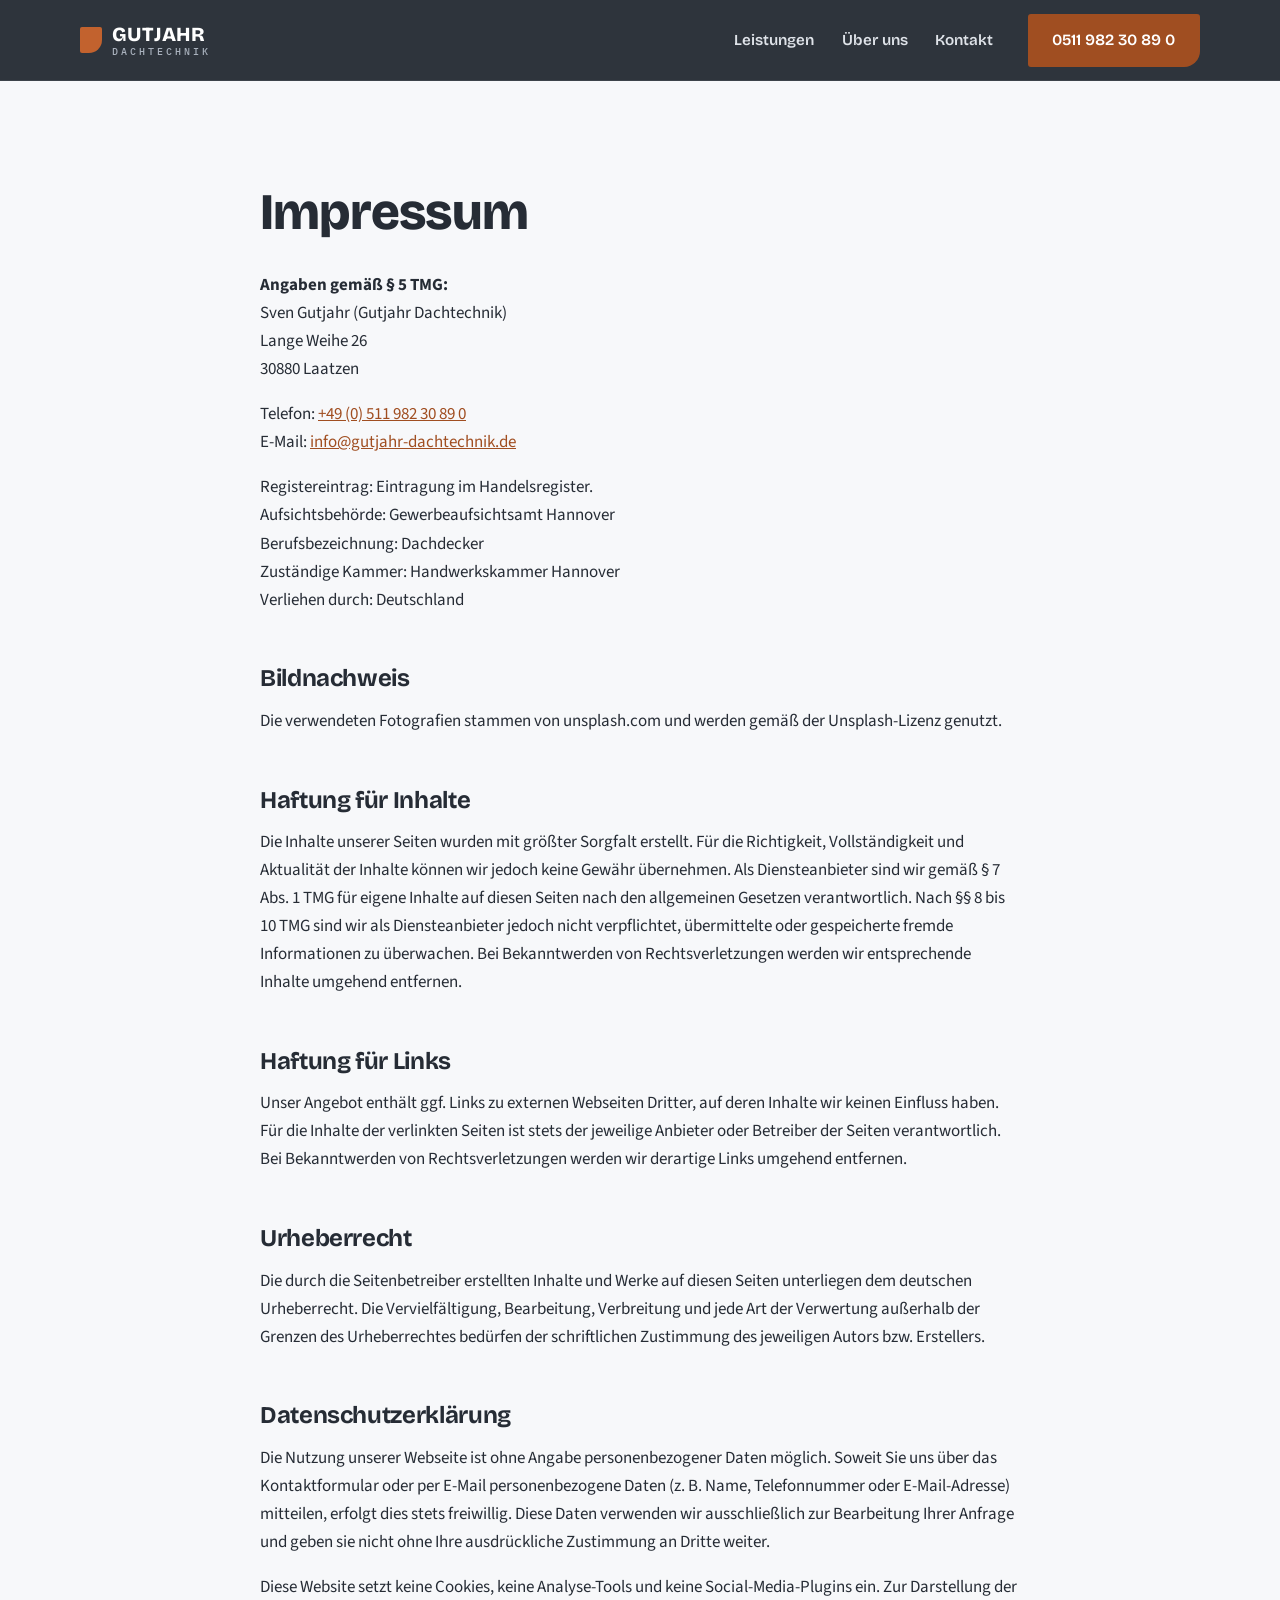
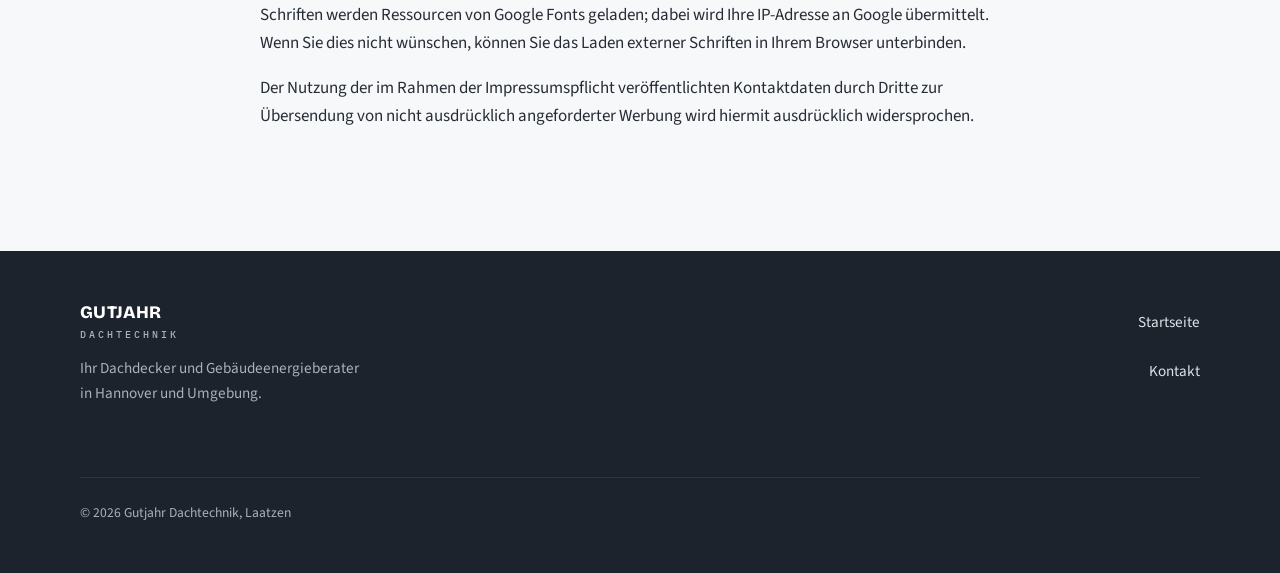
<file: impressum.html>
<!DOCTYPE html>
<html lang="de">
<head>
<meta charset="utf-8">
<meta name="viewport" content="width=device-width, initial-scale=1">
<meta name="color-scheme" content="only light">
<title>Impressum &amp; Datenschutz – Gutjahr Dachtechnik</title>
<meta name="robots" content="noindex, follow">
<link rel="preconnect" href="https://fonts.googleapis.com">
<link rel="preconnect" href="https://fonts.gstatic.com" crossorigin>
<link href="https://fonts.googleapis.com/css2?family=Bricolage+Grotesque:opsz,wght@12..96,600;12..96,700;12..96,800&family=Source+Sans+3:wght@400;600&family=IBM+Plex+Mono:wght@500&display=swap" rel="stylesheet">
<link rel="stylesheet" href="css/style.css?v=3">
</head>
<body>

<a class="skip-link" href="#inhalt">Zum Inhalt springen</a>

<header class="site-header">
  <div class="container header-inner">
    <a href="index.html" class="wordmark" aria-label="Gutjahr Dachtechnik – Startseite">
      <span class="wordmark-shingle" aria-hidden="true"></span>
      <span class="wordmark-text">GUTJAHR<small>Dachtechnik</small></span>
    </a>
    <nav class="main-nav" id="main-nav" aria-label="Hauptnavigation">
      <a href="index.html#leistungen">Leistungen</a>
      <a href="index.html#ueber-uns">Über uns</a>
      <a href="index.html#kontakt">Kontakt</a>
    </nav>
    <a class="btn btn-copper header-phone" href="tel:+4951198230890">0511&nbsp;982&nbsp;30&nbsp;89&nbsp;0</a>
    <button class="nav-toggle" id="nav-toggle" aria-expanded="false" aria-controls="main-nav" aria-label="Menü öffnen">
      <span></span><span></span><span></span>
    </button>
  </div>
</header>

<main class="section" id="inhalt">
  <div class="container legal-page">
    <h1>Impressum</h1>

    <p><strong>Angaben gemäß §&nbsp;5 TMG:</strong><br>
    Sven Gutjahr (Gutjahr Dachtechnik)<br>
    Lange Weihe 26<br>
    30880 Laatzen</p>

    <p>Telefon: <a href="tel:+4951198230890">+49 (0) 511 982 30 89 0</a><br>
    E-Mail: <a href="mailto:info@gutjahr-dachtechnik.de">info@gutjahr-dachtechnik.de</a></p>

    <p>Registereintrag: Eintragung im Handelsregister.<br>
    Aufsichtsbehörde: Gewerbeaufsichtsamt Hannover<br>
    Berufsbezeichnung: Dachdecker<br>
    Zuständige Kammer: Handwerkskammer Hannover<br>
    Verliehen durch: Deutschland</p>

    <h2>Bildnachweis</h2>
    <p>Die verwendeten Fotografien stammen von unsplash.com und werden gemäß der
    Unsplash-Lizenz genutzt.</p>

    <h2>Haftung für Inhalte</h2>
    <p>Die Inhalte unserer Seiten wurden mit größter Sorgfalt erstellt. Für die Richtigkeit,
    Vollständigkeit und Aktualität der Inhalte können wir jedoch keine Gewähr übernehmen.
    Als Diensteanbieter sind wir gemäß §&nbsp;7 Abs.&nbsp;1 TMG für eigene Inhalte auf diesen Seiten
    nach den allgemeinen Gesetzen verantwortlich. Nach §§&nbsp;8 bis 10 TMG sind wir als
    Diensteanbieter jedoch nicht verpflichtet, übermittelte oder gespeicherte fremde
    Informationen zu überwachen. Bei Bekanntwerden von Rechtsverletzungen werden wir
    entsprechende Inhalte umgehend entfernen.</p>

    <h2>Haftung für Links</h2>
    <p>Unser Angebot enthält ggf. Links zu externen Webseiten Dritter, auf deren Inhalte wir
    keinen Einfluss haben. Für die Inhalte der verlinkten Seiten ist stets der jeweilige
    Anbieter oder Betreiber der Seiten verantwortlich. Bei Bekanntwerden von
    Rechtsverletzungen werden wir derartige Links umgehend entfernen.</p>

    <h2>Urheberrecht</h2>
    <p>Die durch die Seitenbetreiber erstellten Inhalte und Werke auf diesen Seiten unterliegen
    dem deutschen Urheberrecht. Die Vervielfältigung, Bearbeitung, Verbreitung und jede Art
    der Verwertung außerhalb der Grenzen des Urheberrechtes bedürfen der schriftlichen
    Zustimmung des jeweiligen Autors bzw. Erstellers.</p>

    <h2>Datenschutzerklärung</h2>
    <p>Die Nutzung unserer Webseite ist ohne Angabe personenbezogener Daten möglich. Soweit
    Sie uns über das Kontaktformular oder per E-Mail personenbezogene Daten (z.&nbsp;B. Name,
    Telefonnummer oder E-Mail-Adresse) mitteilen, erfolgt dies stets freiwillig. Diese Daten
    verwenden wir ausschließlich zur Bearbeitung Ihrer Anfrage und geben sie nicht ohne Ihre
    ausdrückliche Zustimmung an Dritte weiter.</p>
    <p>Diese Website setzt keine Cookies, keine Analyse-Tools und keine Social-Media-Plugins
    ein. Zur Darstellung der Schriften werden Ressourcen von Google Fonts geladen; dabei wird
    Ihre IP-Adresse an Google übermittelt. Wenn Sie dies nicht wünschen, können Sie das Laden
    externer Schriften in Ihrem Browser unterbinden.</p>
    <p>Der Nutzung der im Rahmen der Impressumspflicht veröffentlichten Kontaktdaten durch
    Dritte zur Übersendung von nicht ausdrücklich angeforderter Werbung wird hiermit
    ausdrücklich widersprochen.</p>
  </div>
</main>

<footer class="site-footer">
  <div class="container footer-inner">
    <div class="footer-brand">
      <span class="wordmark-text">GUTJAHR<small>Dachtechnik</small></span>
      <p>Ihr Dachdecker und Gebäudeenergieberater<br>in Hannover und Umgebung.</p>
    </div>
    <nav class="footer-nav" aria-label="Fußzeile">
      <a href="index.html">Startseite</a>
      <a href="index.html#kontakt">Kontakt</a>
    </nav>
    <p class="footer-copy">© <span id="year">2026</span> Gutjahr Dachtechnik, Laatzen</p>
  </div>
</footer>

<script src="js/main.js"></script>
</body>
</html>
</file>
<file: css/style.css>
/* ==========================================================================
   Gutjahr Dachtechnik — Schiefer & Kupfer
   Palette: slate blue-grays (Schiefer), zinc lights (Titanzink), copper accent
   ========================================================================== */

:root {
  color-scheme: only light; /* fixed palette — opt out of browser auto-dark */
  --schiefer-950: #1d232c;
  --schiefer-900: #232a34;
  --schiefer-800: #2c3440;
  --schiefer-700: #39424f;
  --zink-100: #eef0f3;
  --zink-200: #dfe3e9;
  --zink-400: #a9b1bd;
  --kupfer: #c2622e;        /* brand copper — large text & decoration only */
  --kupfer-dark: #a04e21;   /* copper for small text on light ground (≥4.5:1) */
  --kupfer-deep: #8a421b;
  --kupfer-light: #e69a63;  /* copper for small text on slate ground (≥4.5:1) */
  --ink: #262c35;
  --paper: #f7f8fa;

  --font-display: "Bricolage Grotesque", system-ui, sans-serif;
  --font-body: "Source Sans 3", system-ui, sans-serif;
  --font-mono: "IBM Plex Mono", ui-monospace, monospace;

  /* the slate-shingle corner: one softly curved heel, everything else crisp */
  --shingle-radius: 4px 4px 36px 4px;
}

* { box-sizing: border-box; }

html { scroll-behavior: smooth; }

body {
  margin: 0;
  font-family: var(--font-body);
  font-size: 1.0625rem;
  line-height: 1.65;
  color: var(--ink);
  background: var(--paper);
}

img, svg { display: block; }

h1, h2, h3 {
  font-family: var(--font-display);
  line-height: 1.08;
  margin: 0 0 0.6em;
  letter-spacing: -0.015em;
}

h1 { font-size: clamp(2.7rem, 7vw, 4.6rem); font-weight: 800; }
h2 { font-size: clamp(1.9rem, 4vw, 2.9rem); font-weight: 700; }
h3 { font-size: 1.3rem; font-weight: 700; }

p { margin: 0 0 1em; }

a { color: var(--kupfer-dark); }

.container {
  width: min(1120px, 100% - 3rem);
  margin-inline: auto;
}

:focus-visible {
  outline: 3px solid var(--kupfer);
  outline-offset: 2px;
}

.eyebrow {
  font-family: var(--font-mono);
  font-size: 0.78rem;
  font-weight: 500;
  text-transform: uppercase;
  letter-spacing: 0.16em;
  color: var(--kupfer-dark);
  display: flex;
  align-items: center;
  gap: 0.6em;
  margin-bottom: 1.1em;
}
.eyebrow::before {
  content: "";
  width: 13px;
  height: 15px;
  background: currentColor;
  border-radius: 1px 1px 8px 1px; /* miniature slate shingle */
  flex: none;
}
.hero .eyebrow,
.section-dark .eyebrow { color: var(--kupfer-light); }
.eyebrow-ondark { color: #fff; }

/* ===== Buttons ===== */
.btn {
  display: inline-flex;
  align-items: center;
  gap: 0.5em;
  font-family: var(--font-display);
  font-weight: 600;
  font-size: 0.98rem;
  text-decoration: none;
  padding: 0.8em 1.5em;
  border: 1px solid transparent;
  border-radius: 3px 3px 16px 3px;
  cursor: pointer;
  transition: background-color 0.2s, color 0.2s, border-color 0.2s, transform 0.15s;
}
.btn:hover { transform: translateY(-2px); }

.btn-copper { background: var(--kupfer-dark); color: #fff; }
.btn-copper:hover { background: var(--kupfer-deep); color: #fff; }

.btn-ghost { border-color: var(--zink-400); color: #fff; background: transparent; }
.btn-ghost:hover { border-color: #fff; color: #fff; }

.btn-slate { background: var(--schiefer-900); color: #fff; }
.btn-slate:hover { background: var(--schiefer-950); color: #fff; }

.btn-ghost-dark { border-color: rgba(255,255,255,0.55); color: #fff; background: transparent; }
.btn-ghost-dark:hover { border-color: #fff; color: #fff; }

/* ===== Header ===== */
.site-header {
  position: sticky;
  top: 0;
  z-index: 50;
  background: rgba(29, 35, 44, 0.92);
  backdrop-filter: blur(10px);
  border-bottom: 1px solid rgba(255,255,255,0.07);
}
.site-header.scrolled { box-shadow: 0 8px 24px rgba(0,0,0,0.35); }

.header-inner {
  display: flex;
  align-items: center;
  gap: 2rem;
  padding-block: 0.85rem;
}

.wordmark {
  display: flex;
  align-items: center;
  gap: 0.65rem;
  text-decoration: none;
  margin-right: auto;
  padding-block: 0.4rem;
}

/* ===== Skip link ===== */
.skip-link {
  position: absolute;
  top: -100px;
  left: 1rem;
  z-index: 400;
  background: var(--schiefer-950);
  color: #fff;
  font-family: var(--font-display);
  font-weight: 600;
  padding: 0.8em 1.4em;
  border-radius: 3px 3px 16px 3px;
  text-decoration: none;
}
.skip-link:focus {
  top: 1rem;
}
.wordmark-shingle {
  width: 22px;
  height: 26px;
  background: var(--kupfer);
  border-radius: 2px 2px 13px 2px;
}
.wordmark-text {
  font-family: var(--font-display);
  font-weight: 800;
  font-size: 1.25rem;
  letter-spacing: 0.02em;
  color: #fff;
  line-height: 1;
}
.wordmark-text small {
  display: block;
  font-family: var(--font-mono);
  font-weight: 500;
  font-size: 0.62rem;
  letter-spacing: 0.3em;
  text-transform: uppercase;
  color: var(--zink-400);
  margin-top: 0.3em;
}

.main-nav { display: flex; gap: 1.3rem; }
.main-nav a {
  font-family: var(--font-display);
  font-weight: 600;
  font-size: 0.95rem;
  color: var(--zink-200);
  text-decoration: none;
  transition: color 0.2s;
  padding: 0.7rem 0.2rem; /* ≥44px touch target */
}
.main-nav a:hover { color: #fff; }

.header-phone { white-space: nowrap; }

.nav-toggle {
  display: none;
  flex-direction: column;
  gap: 5px;
  background: none;
  border: 0;
  padding: 0.5rem;
  cursor: pointer;
}
.nav-toggle span {
  width: 24px;
  height: 2px;
  background: #fff;
  transition: transform 0.2s, opacity 0.2s;
}

/* ===== Hero ===== */
.hero {
  position: relative;
  background:
    linear-gradient(115deg, var(--schiefer-950) 42%, rgba(29,35,44,0.6) 68%, rgba(29,35,44,0.15)),
    var(--schiefer-900);
  color: #fff;
  overflow: hidden;
}

.hero-slate {
  position: absolute;
  inset: 0 0 0 30%;
  z-index: 0;
}
.hero-slate svg {
  width: 100%;
  height: 100%;
  -webkit-mask-image: linear-gradient(100deg, transparent 4%, #000 45%);
  mask-image: linear-gradient(100deg, transparent 4%, #000 45%);
}

.hero-inner {
  position: relative;
  z-index: 1;
  padding-block: clamp(5rem, 12vw, 9rem);
  max-width: 640px;
  margin-left: max(calc((100% - 1120px) / 2), 1.5rem);
}

.hero h1 em {
  font-style: normal;
  color: var(--kupfer);
}

.hero-lead {
  font-size: 1.18rem;
  color: var(--zink-200);
  max-width: 34em;
}

.hero-actions {
  display: flex;
  flex-wrap: wrap;
  gap: 0.9rem;
  margin-top: 2rem;
}

.trust-row {
  list-style: none;
  display: flex;
  flex-wrap: wrap;
  gap: 0.6rem 1.8rem;
  margin: 3rem 0 0;
  padding: 1.1rem 0 0;
  border-top: 1px solid rgba(255,255,255,0.14);
}
.trust-row li {
  font-family: var(--font-mono);
  font-size: 0.75rem;
  letter-spacing: 0.08em;
  text-transform: uppercase;
  color: var(--zink-400);
}
.trust-row li::before {
  content: "\25B0\00A0"; /* ▰ — written as escape so the glyph survives any charset */
  color: var(--kupfer);
}

/* ===== Sections ===== */
.section { padding-block: clamp(4rem, 9vw, 6.5rem); }

.section-light { background: var(--paper); }
.section-tint { background: var(--zink-100); }

.section-dark {
  background: var(--schiefer-900);
  color: var(--zink-200);
}
.section-dark h2 { color: #fff; }

.section-copper {
  background: var(--kupfer-dark);
  color: #fff;
}
.section-copper h2 { color: #fff; }

/* ===== Leistungen ===== */
.card-grid {
  display: grid;
  grid-template-columns: repeat(auto-fit, minmax(300px, 1fr));
  gap: 1.4rem;
  margin-top: 2.8rem;
}

.card {
  position: relative;
  overflow: hidden;
  background: #fff;
  border: 1px solid var(--zink-200);
  border-radius: var(--shingle-radius);
  padding: 1.8rem 1.7rem 1.6rem;
  transition: border-color 0.25s, box-shadow 0.25s;
  will-change: transform;
}
.card:hover {
  border-color: var(--kupfer);
  box-shadow: 0 18px 40px rgba(35, 42, 52, 0.14);
}
/* copper spotlight that follows the cursor (position set via --mx/--my from JS) */
.card::after {
  content: "";
  position: absolute;
  inset: 0;
  background: radial-gradient(300px circle at var(--mx, 50%) var(--my, 50%),
    rgba(194, 98, 46, 0.12), transparent 65%);
  opacity: 0;
  transition: opacity 0.35s;
  pointer-events: none;
}
.card:hover::after { opacity: 1; }
/* simple lift when the motion layer is not active */
html:not(.has-motion) .card:hover { transform: translateY(-4px); }

.card-icon {
  color: var(--kupfer);
  margin-bottom: 1.1rem;
}
.card-icon svg { width: 44px; height: 44px; }

.card p { margin: 0; color: #4c5563; font-size: 0.99rem; }

/* ===== Energieberatung ===== */
.energie-inner {
  display: grid;
  grid-template-columns: 1.2fr 1fr;
  gap: clamp(2rem, 6vw, 5rem);
  align-items: center;
}

.energie-points {
  list-style: none;
  margin: 0;
  padding: 0;
  display: grid;
  gap: 0.9rem;
}
.energie-points li {
  background: var(--schiefer-800);
  border-radius: 3px 3px 20px 3px;
  padding: 1rem 1.3rem;
  border-left: 3px solid var(--kupfer);
}
.energie-points strong {
  color: #fff;
  display: block;
  font-family: var(--font-display);
}

/* ===== Über uns ===== */
.ueber-inner {
  display: grid;
  grid-template-columns: 1fr 1.1fr;
  gap: clamp(2.5rem, 6vw, 5rem);
  align-items: start;
}

.ueber-quote {
  font-family: var(--font-display);
  font-weight: 700;
  font-size: 1.35rem;
  color: var(--kupfer-dark);
  margin-top: 1.6rem;
}

.timeline-wrap { position: relative; }
.timeline {
  list-style: none;
  margin: 0;
  padding: 0;
  border-left: 2px solid var(--zink-200);
}
.tl-progress {
  position: absolute;
  left: 0;
  top: 0;
  bottom: 0;
  width: 2px;
  background: var(--kupfer);
  transform: scaleY(0);
  transform-origin: top center;
}
html:not(.has-motion) .tl-progress { display: none; }
.timeline li {
  position: relative;
  padding: 0 0 1.7rem 1.8rem;
}
.timeline li:last-child { padding-bottom: 0; }
.timeline li::before {
  content: "";
  position: absolute;
  left: -8px;
  top: 0.35em;
  width: 12px;
  height: 14px;
  background: var(--kupfer);
  border-radius: 1px 1px 8px 1px;
}
.tl-year {
  font-family: var(--font-mono);
  font-size: 0.85rem;
  font-weight: 500;
  color: var(--kupfer-dark);
  display: block;
}
.tl-text { display: block; }

/* ===== Karriere ===== */
.karriere-inner {
  display: grid;
  grid-template-columns: 1.4fr 1fr;
  gap: 2.5rem;
  align-items: center;
}
.karriere-inner p { margin-bottom: 0; max-width: 32em; }
.karriere-cta {
  display: grid;
  gap: 0.9rem;
  justify-items: stretch;
}
.karriere-cta .btn { justify-content: center; }

/* ===== Kontakt ===== */
.kontakt-inner {
  display: grid;
  grid-template-columns: 1fr 1.15fr;
  gap: clamp(2.5rem, 6vw, 5rem);
  align-items: start;
}

.kontakt-details { font-style: normal; margin-top: 2rem; }
.kontakt-details p { margin-bottom: 1.2rem; }
.kontakt-details a {
  font-weight: 600;
  display: inline-block;
  padding-block: 0.55rem; /* ≥44px touch target */
}
.k-label {
  display: block;
  font-family: var(--font-mono);
  font-size: 0.72rem;
  text-transform: uppercase;
  letter-spacing: 0.14em;
  color: var(--kupfer-dark);
  margin-bottom: 0.15rem;
}

.kontakt-form {
  background: #fff;
  border: 1px solid var(--zink-200);
  border-radius: var(--shingle-radius);
  padding: 2rem 1.9rem;
}

.form-row { margin-bottom: 1.15rem; }
.form-row-split {
  display: grid;
  grid-template-columns: 1fr 1fr;
  gap: 1rem;
}

.kontakt-form label {
  display: block;
  font-family: var(--font-display);
  font-weight: 600;
  font-size: 0.92rem;
  margin-bottom: 0.35rem;
}

.kontakt-form input[type="text"],
.kontakt-form input[type="tel"],
.kontakt-form input[type="email"],
.kontakt-form textarea {
  width: 100%;
  font: inherit;
  padding: 0.65em 0.85em;
  border: 1px solid var(--zink-400);
  border-radius: 3px;
  background: var(--paper);
  color: var(--ink);
}
.kontakt-form input:focus,
.kontakt-form textarea:focus {
  border-color: var(--kupfer);
  outline: 2px solid rgba(194, 98, 46, 0.25);
}
.kontakt-form textarea { resize: vertical; }

.form-check {
  display: flex;
  align-items: center;
  gap: 0.6rem;
}
.form-check label {
  margin: 0;
  font-family: var(--font-body);
  font-weight: 400;
  padding-block: 0.65rem; /* label toggles the checkbox — enlarge the target */
  cursor: pointer;
}
.form-check input { accent-color: var(--kupfer-dark); width: 1.4em; height: 1.4em; cursor: pointer; }

.form-note {
  margin: 0.9rem 0 0;
  font-size: 0.92rem;
  color: var(--kupfer-dark);
  min-height: 1.4em;
}
.req { color: var(--kupfer-dark); }
.form-hint {
  font-size: 0.85rem;
  color: #4c5563;
  margin: -0.4rem 0 1rem;
}

/* ===== Footer ===== */
.site-footer {
  background: var(--schiefer-950);
  color: var(--zink-400);
  padding-block: 3rem;
}
.footer-inner {
  display: grid;
  grid-template-columns: 1fr auto;
  gap: 2rem;
  align-items: start;
}
.footer-brand .wordmark-text { font-size: 1.1rem; }
.footer-brand p { margin-top: 1rem; font-size: 0.95rem; }
.footer-nav { display: grid; gap: 0.2rem; text-align: right; }
.footer-nav a {
  color: var(--zink-200);
  text-decoration: none;
  font-size: 0.95rem;
  padding-block: 0.65rem; /* ≥44px touch target */
}
.footer-nav a:hover { color: #fff; text-decoration: underline; }
.footer-copy {
  grid-column: 1 / -1;
  margin: 1.5rem 0 0;
  padding-top: 1.5rem;
  border-top: 1px solid rgba(255,255,255,0.08);
  font-size: 0.85rem;
}

/* ===== Impressum page ===== */
.legal-page { max-width: 760px; }
.legal-page h1 { font-size: clamp(2.2rem, 5vw, 3.2rem); margin-top: 0; }
.legal-page h2 { font-size: 1.5rem; margin-top: 2.2em; }
.legal-page .section { padding-block: clamp(3rem, 7vw, 5rem); }

/* ===== Reveal animation =====
   GSAP path (.has-motion): initial states set inline by JS, no CSS needed.
   IntersectionObserver fallback (.io-motion): class-based transitions. */
.io-motion .reveal {
  opacity: 0;
  transform: translateY(18px);
  transition: opacity 0.6s ease, transform 0.6s ease;
}
.io-motion .reveal.visible {
  opacity: 1;
  transform: none;
}

@media (prefers-reduced-motion: reduce) {
  html { scroll-behavior: auto; }
  .btn:hover, .card:hover { transform: none; }
  .card::after { display: none; }
}

/* ===== Responsive ===== */
@media (max-width: 900px) {
  .energie-inner,
  .ueber-inner,
  .karriere-inner,
  .kontakt-inner {
    grid-template-columns: 1fr;
  }
  .hero-inner { margin-inline: 1.5rem; }
  .hero-slate { inset: 0; opacity: 0.35; }
  .hero-slate svg {
    -webkit-mask-image: linear-gradient(180deg, transparent 0%, #000 60%);
    mask-image: linear-gradient(180deg, transparent 0%, #000 60%);
  }
  .header-phone { display: none; }
}

/* ==========================================================================
   Premium layer — preloader, cursor, marquee, stats, scroll cues
   ========================================================================== */

/* ===== Preloader ===== */
.preloader {
  position: fixed;
  inset: 0;
  z-index: 200;
  background: var(--schiefer-950);
  display: flex;
  align-items: center;
  justify-content: center;
}
html:not(.has-motion) .preloader { display: none; }
.preloader-inner {
  display: flex;
  align-items: center;
  gap: 1.1rem;
}
.preloader .wordmark-shingle {
  width: 30px;
  height: 36px;
  border-radius: 2px 2px 18px 2px;
}
.preloader-count {
  font-family: var(--font-mono);
  font-size: 1.5rem;
  font-weight: 500;
  color: var(--zink-200);
  min-width: 4.2ch;
}

/* ===== Scroll progress ===== */
.scroll-progress {
  position: fixed;
  top: 0;
  left: 0;
  right: 0;
  height: 3px;
  background: var(--kupfer);
  transform: scaleX(0);
  transform-origin: left center;
  z-index: 120;
  pointer-events: none;
}
html:not(.has-motion) .scroll-progress { display: none; }

/* ===== Custom cursor ===== */
.cursor-dot, .cursor-ring {
  position: fixed;
  top: 0;
  left: 0;
  z-index: 300;
  pointer-events: none;
  border-radius: 50%;
  translate: -50% -50%;
  display: none;
}
.has-cursor .cursor-dot, .has-cursor .cursor-ring { display: block; }
.cursor-dot {
  width: 8px;
  height: 8px;
  background: var(--kupfer);
}
.cursor-ring {
  width: 38px;
  height: 38px;
  border: 1.5px solid rgba(194, 98, 46, 0.55);
  transition: scale 0.35s ease, border-color 0.35s ease;
}
.cursor-active .cursor-ring {
  scale: 1.7;
  border-color: rgba(194, 98, 46, 0.9);
}
.cursor-active .cursor-dot { scale: 0.5; }

/* ===== Hero scroll cue ===== */
.hero-scroll {
  display: flex;
  align-items: center;
  gap: 0.7rem;
  margin-top: 3.2rem;
}
.hero-scroll-line {
  width: 2px;
  height: 40px;
  background: linear-gradient(var(--kupfer), transparent);
  overflow: hidden;
  position: relative;
}
.hero-scroll-line::after {
  content: "";
  position: absolute;
  inset: 0;
  background: var(--kupfer);
  animation: scroll-pulse 1.8s ease-in-out infinite;
}
@keyframes scroll-pulse {
  0%   { transform: translateY(-100%); }
  55%  { transform: translateY(100%); }
  100% { transform: translateY(100%); }
}
.hero-scroll-label {
  font-family: var(--font-mono);
  font-size: 0.7rem;
  letter-spacing: 0.24em;
  text-transform: uppercase;
  color: var(--zink-400);
}
@media (prefers-reduced-motion: reduce) {
  .hero-scroll-line::after { animation: none; }
}

/* ===== Marquee ===== */
.marquee {
  background: var(--schiefer-950);
  border-block: 1px solid rgba(255, 255, 255, 0.07);
  overflow: hidden;
  padding-block: 1.1rem;
}
.marquee-track {
  display: flex;
  width: max-content;
  white-space: nowrap;
}
.marquee-seg {
  font-family: var(--font-display);
  font-weight: 700;
  font-size: clamp(1.1rem, 2.4vw, 1.6rem);
  letter-spacing: 0.04em;
  text-transform: uppercase;
  color: var(--zink-400);
  padding-right: 0.5em;
}
.marquee-seg i {
  display: inline-block;
  width: 0.55em;
  height: 0.66em;
  background: var(--kupfer);
  border-radius: 1px 1px 0.4em 1px;
  margin-inline: 0.55em;
}

/* ===== Imagery ===== */
/* Photos are slightly desaturated at rest so they sit inside the slate/copper
   palette; full colour arrives on interaction. */
.card-media {
  margin: -1.8rem -1.7rem 1.4rem;
  overflow: hidden;
}
.card-media img {
  width: 100%;
  height: auto; /* neutralise the height attribute so aspect-ratio wins */
  aspect-ratio: 16 / 10;
  object-fit: cover;
  filter: saturate(0.7) contrast(1.03);
  transition: transform 0.7s cubic-bezier(0.2, 0.6, 0.2, 1), filter 0.5s ease;
}
.card:hover .card-media img {
  transform: scale(1.06);
  filter: saturate(1) contrast(1);
}

.showcase {
  position: relative;
  overflow: hidden;
  height: clamp(400px, 58vh, 620px);
}
.showcase-media {
  position: absolute;
  inset: 0;
  margin: 0;
}
.showcase-media img {
  position: absolute;
  top: -12%;
  left: 0;
  width: 100%;
  height: 124%;
  object-fit: cover;
  filter: saturate(0.85);
}
.showcase-overlay {
  position: absolute;
  inset: 0;
  display: flex;
  align-items: flex-end;
  padding-bottom: clamp(2.5rem, 6vw, 4.5rem);
  background: linear-gradient(200deg, rgba(29, 35, 44, 0) 30%, rgba(29, 35, 44, 0.78) 85%);
}
.showcase-overlay blockquote {
  margin: 0;
  font-family: var(--font-display);
  font-weight: 700;
  font-size: clamp(1.7rem, 4.4vw, 3rem);
  line-height: 1.15;
  color: #fff;
  max-width: 16em;
}
.showcase-caption {
  margin: 1rem 0 0;
  font-family: var(--font-mono);
  font-size: 0.75rem;
  letter-spacing: 0.18em;
  text-transform: uppercase;
  color: var(--kupfer-light);
}

.ueber-media {
  margin: 2.2rem 0 0;
  border-radius: var(--shingle-radius);
  overflow: hidden;
  box-shadow: 14px 14px 0 var(--zink-200);
}
.ueber-media img {
  width: 100%;
  height: auto;
  aspect-ratio: 3 / 2;
  object-fit: cover;
  filter: saturate(0.85);
}

/* ===== Stats ===== */
.stats { background: var(--paper); }
.stats-inner {
  display: grid;
  grid-template-columns: repeat(4, 1fr);
  gap: 2rem;
}
.stat {
  border-top: 2px solid var(--zink-200);
  padding-top: 1.2rem;
}
.stat-num {
  display: block;
  font-family: var(--font-display);
  font-weight: 800;
  font-size: clamp(2.6rem, 5vw, 4rem);
  line-height: 1;
  color: var(--kupfer);
  font-variant-numeric: tabular-nums;
}
.stat-label {
  display: block;
  margin-top: 0.5rem;
  font-family: var(--font-mono);
  font-size: 0.75rem;
  letter-spacing: 0.1em;
  text-transform: uppercase;
  color: #4c5563;
}

@media (max-width: 900px) {
  .stats-inner { grid-template-columns: repeat(2, 1fr); }
}

/* Hide custom cursor artifacts on touch devices regardless of JS */
@media (pointer: coarse) {
  .cursor-dot, .cursor-ring { display: none !important; }
}

@media (max-width: 760px) {
  .nav-toggle { display: flex; }
  .main-nav {
    display: none;
    position: absolute;
    top: 100%;
    left: 0;
    right: 0;
    flex-direction: column;
    gap: 0;
    background: var(--schiefer-950);
    border-bottom: 1px solid rgba(255,255,255,0.08);
    padding: 0.5rem 1.5rem 1rem;
  }
  .main-nav.open { display: flex; }
  .main-nav a { padding: 0.8rem 0; border-bottom: 1px solid rgba(255,255,255,0.06); }
  .form-row-split { grid-template-columns: 1fr; }
  .footer-inner { grid-template-columns: 1fr; }
  .footer-nav { text-align: left; }
}
</file>
